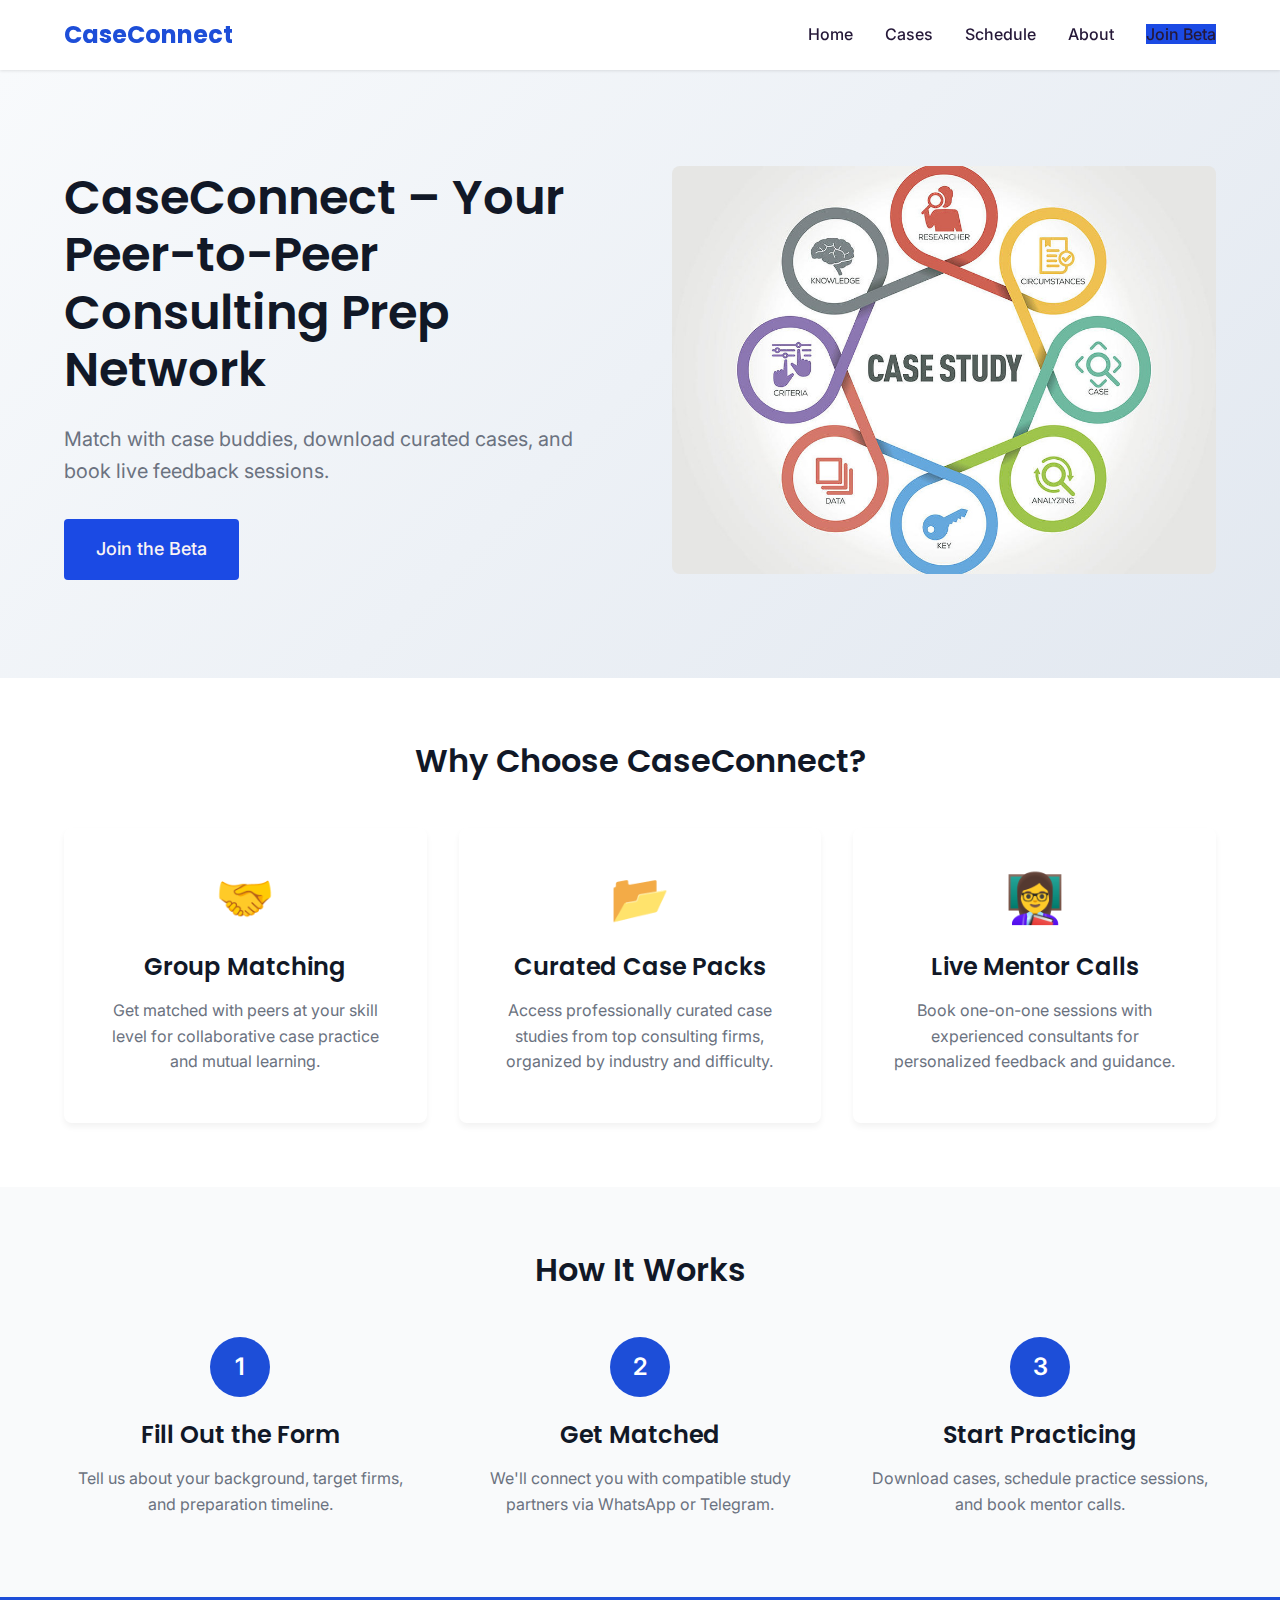
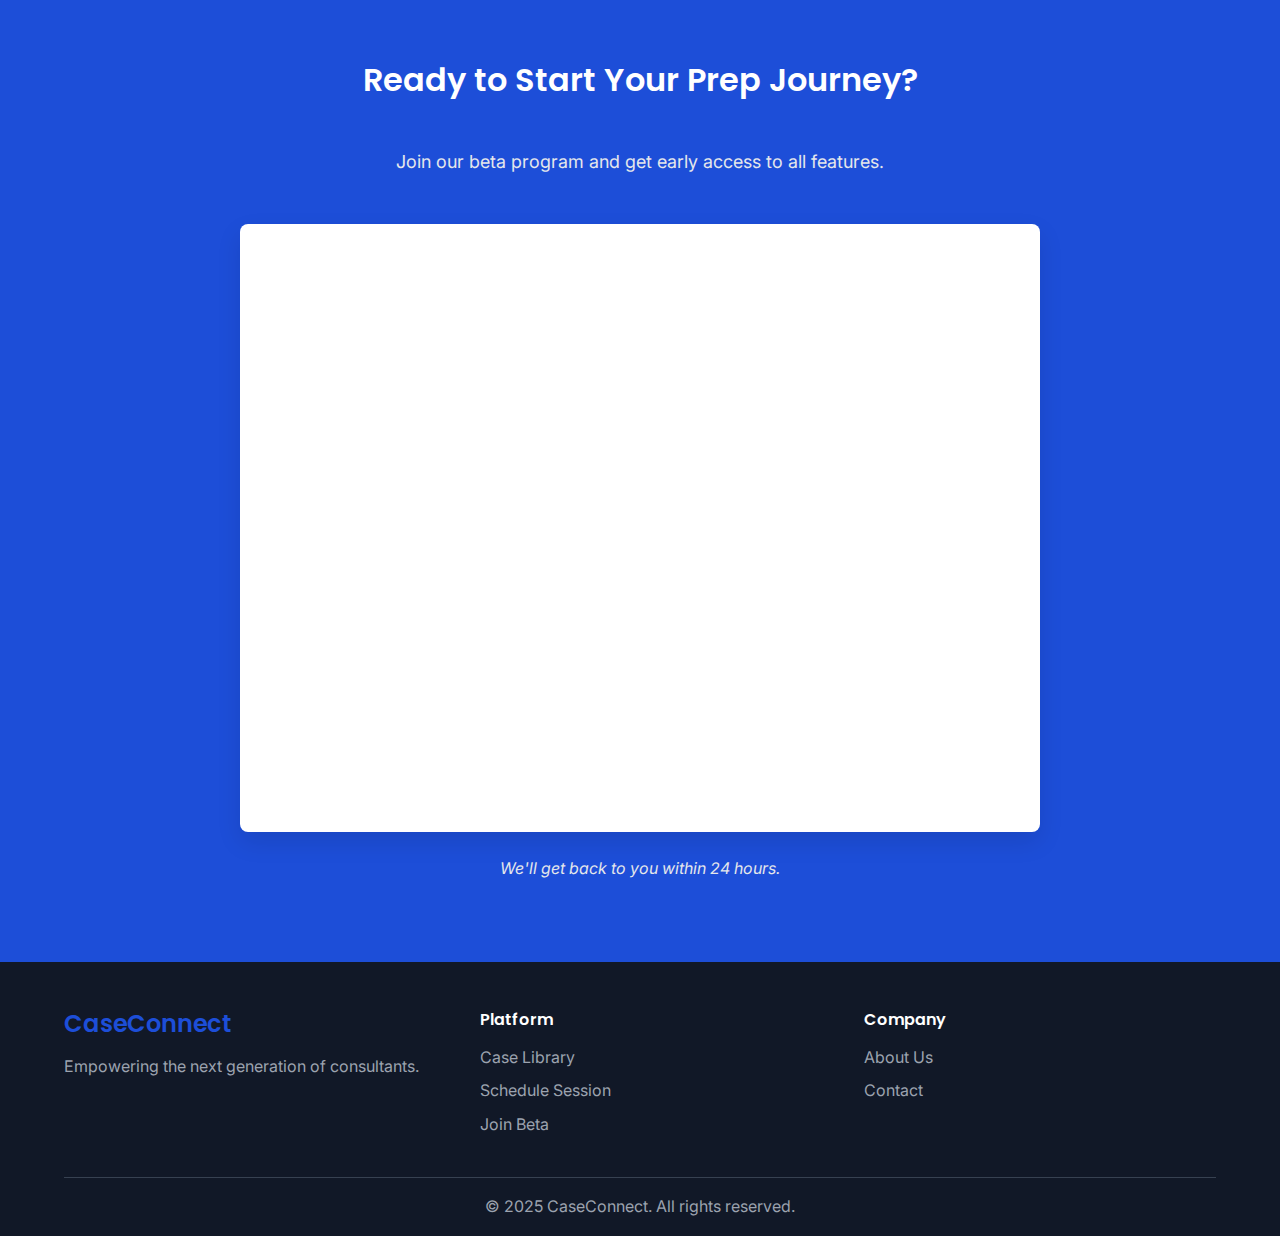
<file: caseconnect/index.html>
<!DOCTYPE html>
<html lang="en">
<head>
    <meta charset="UTF-8">
    <meta name="viewport" content="width=device-width, initial-scale=1.0">
    <title>CaseConnect - Your Peer-to-Peer Consulting Prep Network</title>
    <meta name="description" content="Match with case buddies, download curated cases, and book live feedback sessions for consulting interview prep.">
    
    <!-- Google Fonts -->
    <link rel="preconnect" href="https://fonts.googleapis.com">
    <link rel="preconnect" href="https://fonts.gstatic.com" crossorigin>
    <link href="https://fonts.googleapis.com/css2?family=Inter:wght@400;500;600&family=Poppins:wght@600;700&display=swap" rel="stylesheet">
    
    <!-- Stylesheet -->
    <link rel="stylesheet" href="styles.css">
</head>
<body>
    <!-- Header Navigation -->
    <header class="header">
        <nav class="nav container">
            <div class="nav-brand">
                <a href="index.html" class="logo">CaseConnect</a>
            </div>
            
            <!-- Desktop Navigation -->
            <ul class="nav-menu">
                <li><a href="index.html" class="nav-link">Home</a></li>
                <li><a href="cases.html" class="nav-link">Cases</a></li>
                <li><a href="schedule.html" class="nav-link">Schedule</a></li>
                <li><a href="about.html" class="nav-link">About</a></li>
                <li><a href="#signup" class="nav-link btn-primary">Join Beta</a></li>
            </ul>
            
            <!-- Mobile Menu Toggle -->
            <button class="nav-toggle" aria-label="Toggle navigation">
                <span class="hamburger"></span>
                <span class="hamburger"></span>
                <span class="hamburger"></span>
            </button>
        </nav>
    </header>

    <main>
        <!-- Hero Section -->
        <section class="hero">
            <div class="container">
                <div class="hero-content">
                    <h1 class="hero-title">CaseConnect – Your Peer-to-Peer Consulting Prep Network</h1>
                    <p class="hero-subtitle">Match with case buddies, download curated cases, and book live feedback sessions.</p>
                    <a href="#signup" class="btn btn-primary btn-large">Join the Beta</a>
                </div>
                <div class="hero-image">
                    <img src="./assets/case study image.jpg " alt="Students collaborating on case studies" class="hero-img">
                </div>
            </div>
        </section>

        <!-- Features Section -->
        <section class="features section">
            <div class="container">
                <h2 class="section-title">Why Choose CaseConnect?</h2>
                <div class="features-grid">
                    <!-- Feature 1 -->
                    <div class="feature-card">
                        <div class="feature-icon">🤝</div>
                        <h3 class="feature-title">Group Matching</h3>
                        <p class="feature-description">Get matched with peers at your skill level for collaborative case practice and mutual learning.</p>
                    </div>
                    
                    <!-- Feature 2 -->
                    <div class="feature-card">
                        <div class="feature-icon">📂</div>
                        <h3 class="feature-title">Curated Case Packs</h3>
                        <p class="feature-description">Access professionally curated case studies from top consulting firms, organized by industry and difficulty.</p>
                    </div>
                    
                    <!-- Feature 3 -->
                    <div class="feature-card">
                        <div class="feature-icon">👩‍🏫</div>
                        <h3 class="feature-title">Live Mentor Calls</h3>
                        <p class="feature-description">Book one-on-one sessions with experienced consultants for personalized feedback and guidance.</p>
                    </div>
                </div>
            </div>
        </section>

        <!-- How It Works Section -->
        <section class="how-it-works section section-gray">
            <div class="container">
                <h2 class="section-title">How It Works</h2>
                <div class="steps-grid">
                    <!-- Step 1 -->
                    <div class="step">
                        <div class="step-number">1</div>
                        <h3 class="step-title">Fill Out the Form</h3>
                        <p class="step-description">Tell us about your background, target firms, and preparation timeline.</p>
                    </div>
                    
                    <!-- Step 2 -->
                    <div class="step">
                        <div class="step-number">2</div>
                        <h3 class="step-title">Get Matched</h3>
                        <p class="step-description">We'll connect you with compatible study partners via WhatsApp or Telegram.</p>
                    </div>
                    
                    <!-- Step 3 -->
                    <div class="step">
                        <div class="step-number">3</div>
                        <h3 class="step-title">Start Practicing</h3>
                        <p class="step-description">Download cases, schedule practice sessions, and book mentor calls.</p>
                    </div>
                </div>
            </div>
        </section>

        <!-- Signup Section -->
        <section id="signup" class="signup section">
            <div class="container">
                <div class="signup-content">
                    <h2 class="section-title">Ready to Start Your Prep Journey?</h2>
                    <p class="signup-subtitle">Join our beta program and get early access to all features.</p>
                    
                    <!-- Google Form Embed -->
                    <div class="form-container">
                        <iframe 
                            src="https://docs.google.com/forms/d/e/1FAIpQLSfE9jyu1iWoKM5hzhOaRnxzFuRYFhiHj6u0Lqvt7TQVP-al5g/viewform?embedded=true" 
                            width="100%" 
                            height="600" 
                            frameborder="0" 
                            marginheight="0" 
                            marginwidth="0"
                            title="CaseConnect Beta Signup Form">
                            Loading...
                        </iframe>
                    </div>
                    
                    <p class="signup-note">We'll get back to you within 24 hours.</p>
                </div>
            </div>
        </section>
    </main>

    <!-- Footer -->
    <footer class="footer">
        <div class="container">
            <div class="footer-content">
                <div class="footer-brand">
                    <h3>CaseConnect</h3>
                    <p>Empowering the next generation of consultants.</p>
                </div>
                <div class="footer-links">
                    <div class="footer-column">
                        <h4>Platform</h4>
                        <ul>
                            <li><a href="cases.html">Case Library</a></li>
                            <li><a href="schedule.html">Schedule Session</a></li>
                            <li><a href="#signup">Join Beta</a></li>
                        </ul>
                    </div>
                    <div class="footer-column">
                        <h4>Company</h4>
                        <ul>
                            <li><a href="about.html">About Us</a></li>
                            <li><a href="about.html#contact">Contact</a></li>
                        </ul>
                    </div>
                </div>
            </div>
            <div class="footer-bottom">
                <p>&copy; 2025 CaseConnect. All rights reserved.</p>
            </div>
        </div>
    </footer>

    <!-- JavaScript -->
    <script src="app.js"></script>
</body>
</html>
</file>
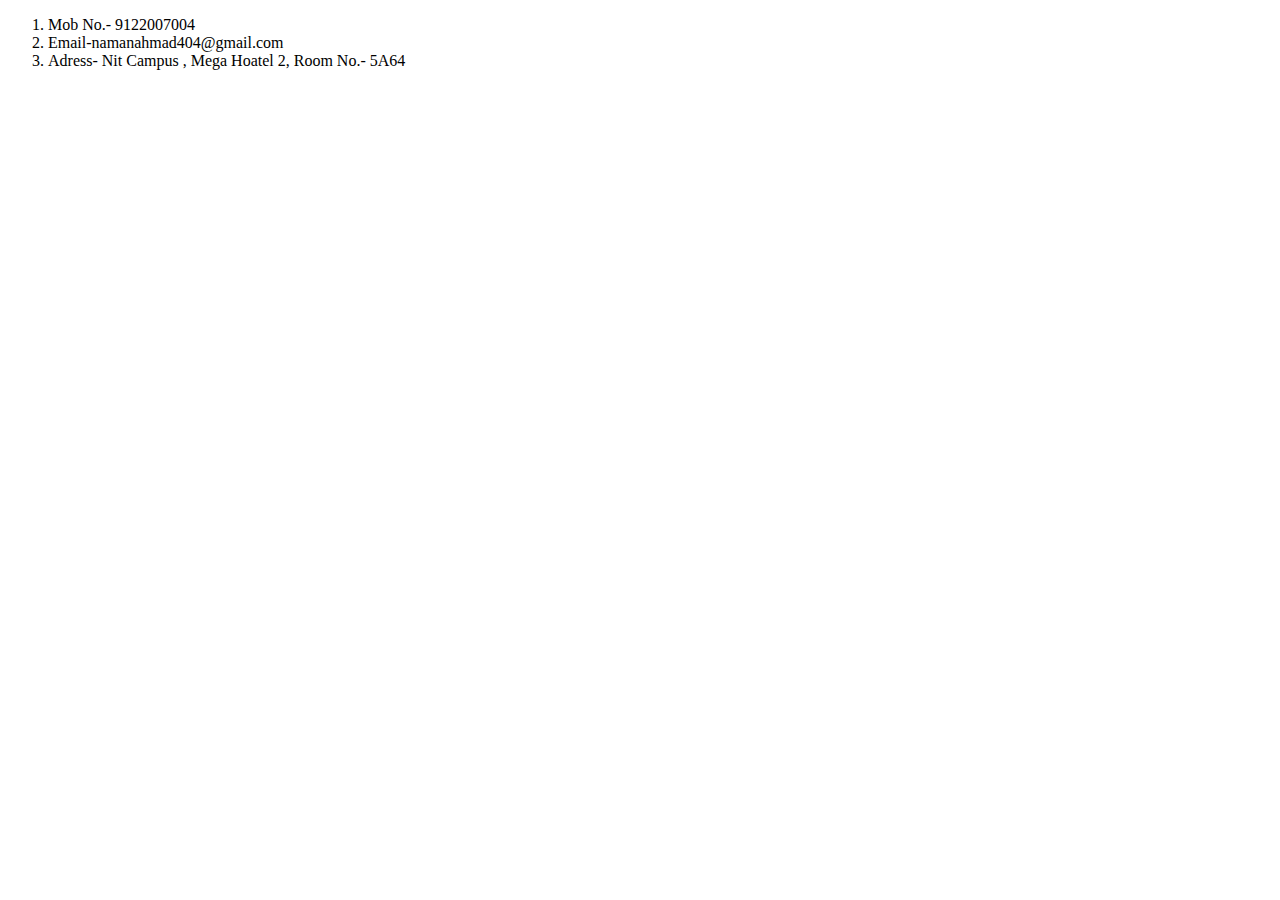
<file: contact.html>
<!DOCTYPE html>
<html lang="en">

<head>
    <meta charset="UTF-8">
    <meta name="viewport" content="width=device-width, initial-scale=1.0">
    <title>contact</title>

</head>

<body>
    <ol>
        <li>Mob No.- 9122007004</li>
        <LI> Email-namanahmad404@gmail.com</LI>
        <li>Adress- Nit Campus , Mega Hoatel 2,
            Room No.- 5A64</li>

    </ol>

</body>

</html>
</file>
<file: caseconnect/styles.css>
/* ===== CSS RESET & BASE STYLES ===== */
* {
  margin: 0;
  padding: 0;
  box-sizing: border-box;
}

html {
  scroll-behavior: smooth;
}

body {
  font-family: "Inter", sans-serif;
  font-weight: 400;
  line-height: 1.6;
  color: #111827;
  background-color: #ffffff;
}

/* ===== TYPOGRAPHY ===== */
h1,
h2,
h3,
h4,
h5,
h6 {
  font-family: "Poppins", sans-serif;
  font-weight: 600;
  line-height: 1.2;
  margin-bottom: 1rem;
}

h1 {
  font-size: 2.5rem;
}
h2 {
  font-size: 2rem;
}
h3 {
  font-size: 1.5rem;
}
h4 {
  font-size: 1.25rem;
}

p {
  margin-bottom: 1rem;
}

/* ===== LAYOUT UTILITIES ===== */
.container {
  max-width: 1200px;
  margin: 0 auto;
  padding: 0 1.5rem;
}

.section {
  padding: 4rem 0;
}

.section-gray {
  background-color: #f9fafb;
}

.section-title {
  text-align: center;
  margin-bottom: 3rem;
  color: #111827;
}

/* ===== BUTTONS ===== */
.btn {
  display: inline-block;
  padding: 0.75rem 1.5rem;
  border: none;
  border-radius: 4px;
  text-decoration: none;
  font-weight: 500;
  text-align: center;
  cursor: pointer;
  transition: all 0.2s ease;
  font-size: 1rem;
}

.btn-primary {
  background-color: #1b4ae4;
  color: rgb(250, 244, 244);
}

.btn-primary:hover {
  background-color: #0530a5;
  transform: translateY(-1px);
}

.btn-outline {
  background-color: transparent;
  color: #1d4ed8;
  border: 2px solid #1d4ed8;
}

.btn-outline:hover {
  background-color: #1d4ed8;
  color: white;
}

.btn-large {
  padding: 1rem 2rem;
  font-size: 1.125rem;
}

/* ===== HEADER & NAVIGATION ===== */
.header {
  background-color: white;
  box-shadow: 0 1px 3px rgba(0, 0, 0, 0.1);
  position: sticky;
  top: 0;
  z-index: 1000;
}

.nav {
  display: flex;
  justify-content: space-between;
  align-items: center;
  padding: 1rem 1.5rem;
}

.logo {
  font-family: "Poppins", sans-serif;
  font-size: 1.5rem;
  font-weight: 700;
  color: #1d4ed8;
  text-decoration: none;
}

.nav-menu {
  display: flex;
  list-style: none;
  align-items: center;
  gap: 2rem;
}

.nav-link {
  text-decoration: none;
  color: #251838;
  font-weight: 500;
  transition: color 0.2s ease;
}

.nav-link:hover,
.nav-link.active {
  color: #1d4ed8;
}

.nav-toggle {
  display: none;
  flex-direction: column;
  background: none;
  border: none;
  cursor: pointer;
  padding: 0.5rem;
}

.hamburger {
  width: 25px;
  height: 3px;
  background-color: #254ca1;
  margin: 3px 0;
  transition: 0.3s;
}

/* ===== HERO SECTION ===== */
.hero {
  padding: 6rem 0;
  background: linear-gradient(135deg, #f8fafc 0%, #e2e8f0 100%);
}

.hero .container {
  display: grid;
  grid-template-columns: 1fr 1fr;
  gap: 4rem;
  align-items: center;
}

.hero-title {
  font-size: 3rem;
  margin-bottom: 1.5rem;
  color: #111827;
}

.hero-subtitle {
  font-size: 1.25rem;
  margin-bottom: 2rem;
  color: #6b7280;
}

.hero-img {
  width: 100%;
  height: auto;
  border-radius: 8px;
}

/* ===== FEATURES SECTION ===== */
.features-grid {
  display: grid;
  grid-template-columns: repeat(auto-fit, minmax(300px, 1fr));
  gap: 2rem;
}

.feature-card {
  background: white;
  padding: 2rem;
  border-radius: 8px;
  box-shadow: 0 4px 6px rgba(0, 0, 0, 0.05);
  text-align: center;
  transition: transform 0.2s ease;
}

.feature-card:hover {
  transform: translateY(-4px);
}

.feature-icon {
  font-size: 3rem;
  margin-bottom: 1rem;
}

.feature-title {
  color: #111827;
  margin-bottom: 1rem;
}

.feature-description {
  color: #6b7280;
}

/* ===== HOW IT WORKS SECTION ===== */
.steps-grid {
  display: grid;
  grid-template-columns: repeat(auto-fit, minmax(250px, 1fr));
  gap: 3rem;
}

.step {
  text-align: center;
}

.step-number {
  width: 60px;
  height: 60px;
  background-color: #1d4ed8;
  color: white;
  border-radius: 50%;
  display: flex;
  align-items: center;
  justify-content: center;
  font-size: 1.5rem;
  font-weight: 600;
  margin: 0 auto 1.5rem;
}

.step-title {
  margin-bottom: 1rem;
  color: #111827;
}

.step-description {
  color: #6b7280;
}

/* ===== SIGNUP SECTION ===== */
.signup {
  background-color: #1d4ed8;
  color: white;
}

.signup .section-title {
  color: white;
}

.signup-subtitle {
  text-align: center;
  font-size: 1.125rem;
  margin-bottom: 3rem;
  color: #e5e7eb;
}

.form-container {
  max-width: 800px;
  margin: 0 auto;
  background: white;
  border-radius: 8px;
  overflow: hidden;
  box-shadow: 0 10px 25px rgba(0, 0, 0, 0.1);
}

.signup-note {
  text-align: center;
  margin-top: 1.5rem;
  color: #e5e7eb;
  font-style: italic;
}

/* ===== PAGE HEADER ===== */
.page-header {
  background: linear-gradient(135deg, #1d4ed8 0%, #1e40af 100%);
  color: white;
  padding: 4rem 0;
  text-align: center;
}

.page-title {
  color: white;
  margin-bottom: 1rem;
}

.page-subtitle {
  font-size: 1.25rem;
  color: #e5e7eb;
}

/* ===== FILTER SECTION ===== */
.filter-section {
  background-color: #f9fafb;
  padding: 2rem 0;
}

.filter-bar {
  display: flex;
  align-items: center;
  gap: 1rem;
  justify-content: center;
}

.filter-label {
  font-weight: 500;
  color: #111827;
}

.filter-select {
  padding: 0.5rem 1rem;
  border: 1px solid #d1d5db;
  border-radius: 4px;
  background-color: white;
  font-size: 1rem;
}

/* ===== CASES GRID ===== */
.cases-grid {
  display: grid;
  grid-template-columns: repeat(auto-fit, minmax(350px, 1fr));
  gap: 2rem;
}

.case-card {
  background: white;
  border-radius: 8px;
  box-shadow: 0 4px 6px rgba(0, 0, 0, 0.05);
  overflow: hidden;
  transition: transform 0.2s ease;
}

.case-card:hover {
  transform: translateY(-4px);
}

.case-image {
  width: 100%;
  height: 200px;
  object-fit: cover;
}

.case-content {
  padding: 1.5rem;
}

.case-title {
  margin-bottom: 0.5rem;
  color: #111827;
}

.case-description {
  color: #6b7280;
  margin-bottom: 1rem;
}

.case-meta {
  display: flex;
  gap: 0.5rem;
  margin-bottom: 1.5rem;
}

.case-industry,
.case-difficulty {
  padding: 0.25rem 0.75rem;
  border-radius: 20px;
  font-size: 0.875rem;
  font-weight: 500;
}

.case-industry {
  background-color: #fbbf24;
  color: #92400e;
}

.case-difficulty {
  background-color: #e5e7eb;
  color: #374151;
}

/* ===== SESSION TYPES ===== */
.session-grid {
  display: grid;
  grid-template-columns: repeat(auto-fit, minmax(300px, 1fr));
  gap: 2rem;
}

.session-card {
  background: white;
  padding: 2rem;
  border-radius: 8px;
  box-shadow: 0 4px 6px rgba(0, 0, 0, 0.05);
  position: relative;
  border: 2px solid transparent;
  transition: all 0.2s ease;
}

.session-card.featured {
  border-color: #fbbf24;
  transform: scale(1.05);
}

.session-card:hover {
  transform: translateY(-4px);
}

.session-card.featured:hover {
  transform: scale(1.05) translateY(-4px);
}

.session-badge {
  position: absolute;
  top: -10px;
  left: 50%;
  transform: translateX(-50%);
  background-color: #fbbf24;
  color: #92400e;
  padding: 0.5rem 1rem;
  border-radius: 20px;
  font-size: 0.875rem;
  font-weight: 600;
}

.session-title {
  margin-bottom: 0.5rem;
  color: #111827;
}

.session-price {
  font-size: 1.5rem;
  font-weight: 600;
  color: #1d4ed8;
  margin-bottom: 1.5rem;
}

.session-features {
  list-style: none;
  margin-bottom: 0;
}

.session-features li {
  padding: 0.5rem 0;
  border-bottom: 1px solid #f3f4f6;
  color: #6b7280;
}

.session-features li:before {
  content: "✓";
  color: #10b981;
  font-weight: bold;
  margin-right: 0.5rem;
}

/* ===== CALENDLY SECTION ===== */
.calendly-container {
  max-width: 900px;
  margin: 0 auto;
  text-align: center;
}

.calendly-instructions {
  font-size: 1.125rem;
  color: #6b7280;
  margin-bottom: 2rem;
}

/* ===== FAQ SECTION ===== */
.faq-grid {
  display: grid;
  grid-template-columns: repeat(auto-fit, minmax(400px, 1fr));
  gap: 2rem;
}

.faq-item {
  background: white;
  padding: 2rem;
  border-radius: 8px;
  box-shadow: 0 2px 4px rgba(0, 0, 0, 0.05);
}

.faq-question {
  color: #111827;
  margin-bottom: 1rem;
}

.faq-answer {
  color: #6b7280;
  margin-bottom: 0;
}

/* ===== MISSION SECTION ===== */
.mission-content {
  max-width: 800px;
  margin: 0 auto;
  text-align: center;
}

.mission-text {
  font-size: 1.125rem;
  color: #6b7280;
  margin-bottom: 1.5rem;
}

/* ===== FOUNDER SECTION ===== */
.founder-card {
  display: grid;
  grid-template-columns: 300px 1fr;
  gap: 3rem;
  align-items: center;
  max-width: 900px;
  margin: 0 auto;
}

.founder-img {
  width: 100%;
  height: 300px;
  object-fit: cover;
  border-radius: 8px;
}

.founder-name {
  color: #111827;
  margin-bottom: 0.5rem;
}

.founder-title {
  color: #1d4ed8;
  font-weight: 600;
  margin-bottom: 1.5rem;
}

.founder-bio {
  color: #6b7280;
  margin-bottom: 1rem;
}

.founder-credentials {
  display: flex;
  gap: 0.5rem;
  flex-wrap: wrap;
}

.credential {
  background-color: #e5e7eb;
  color: #374151;
  padding: 0.25rem 0.75rem;
  border-radius: 20px;
  font-size: 0.875rem;
  font-weight: 500;
}

/* ===== VALUES SECTION ===== */
.values-grid {
  display: grid;
  grid-template-columns: repeat(auto-fit, minmax(250px, 1fr));
  gap: 2rem;
}

.value-card {
  background: white;
  padding: 2rem;
  border-radius: 8px;
  box-shadow: 0 2px 4px rgba(0, 0, 0, 0.05);
  text-align: center;
}

.value-title {
  color: #1d4ed8;
  margin-bottom: 1rem;
}

.value-description {
  color: #6b7280;
  margin-bottom: 0;
}

/* ===== CONTACT SECTION ===== */
.contact-content {
  display: grid;
  grid-template-columns: 1fr 1fr;
  gap: 4rem;
  max-width: 1000px;
  margin: 0 auto;
}

.contact-info h3 {
  color: #111827;
  margin-bottom: 1rem;
}

.contact-info p {
  color: #6b7280;
  margin-bottom: 2rem;
}

.contact-item {
  margin-bottom: 1rem;
  color: #6b7280;
}

.contact-item strong {
  color: #111827;
}

/* ===== FORMS ===== */
.contact-form {
  background: white;
  padding: 2rem;
  border-radius: 8px;
  box-shadow: 0 4px 6px rgba(0, 0, 0, 0.05);
}

.form-group {
  margin-bottom: 1.5rem;
}

.form-label {
  display: block;
  margin-bottom: 0.5rem;
  font-weight: 500;
  color: #111827;
}

.form-input,
.form-select,
.form-textarea {
  width: 100%;
  padding: 0.75rem;
  border: 1px solid #d1d5db;
  border-radius: 4px;
  font-size: 1rem;
  transition: border-color 0.2s ease;
}

.form-input:focus,
.form-select:focus,
.form-textarea:focus {
  outline: none;
  border-color: #1d4ed8;
  box-shadow: 0 0 0 3px rgba(29, 78, 216, 0.1);
}

.form-textarea {
  resize: vertical;
  min-height: 120px;
}

/* ===== FOOTER ===== */
.footer {
  background-color: #111827;
  color: white;
  padding: 3rem 0 1rem;
}

.footer-content {
  display: grid;
  grid-template-columns: 1fr 2fr;
  gap: 3rem;
  margin-bottom: 2rem;
}

.footer-brand h3 {
  color: #1d4ed8;
  margin-bottom: 1rem;
}

.footer-brand p {
  color: #9ca3af;
}

.footer-links {
  display: grid;
  grid-template-columns: repeat(auto-fit, minmax(150px, 1fr));
  gap: 2rem;
}

.footer-column h4 {
  color: white;
  margin-bottom: 1rem;
  font-size: 1rem;
}

.footer-column ul {
  list-style: none;
}

.footer-column li {
  margin-bottom: 0.5rem;
}

.footer-column a {
  color: #9ca3af;
  text-decoration: none;
  transition: color 0.2s ease;
}

.footer-column a:hover {
  color: #1d4ed8;
}

.footer-bottom {
  border-top: 1px solid #374151;
  padding-top: 1rem;
  text-align: center;
}

.footer-bottom p {
  color: #9ca3af;
  margin-bottom: 0;
}

/* ===== RESPONSIVE DESIGN ===== */
@media (max-width: 768px) {
  /* Navigation */
  .nav-menu {
    position: fixed;
    left: -100%;
    top: 70px;
    flex-direction: column;
    background-color: white;
    width: 100%;
    text-align: center;
    transition: 0.3s;
    box-shadow: 0 10px 27px rgba(0, 0, 0, 0.05);
    padding: 2rem 0;
  }

  .nav-menu.active {
    left: 0;
  }

  .nav-toggle {
    display: flex;
  }

  /* Typography */
  h1 {
    font-size: 2rem;
  }
  h2 {
    font-size: 1.75rem;
  }

  .hero-title {
    font-size: 2.5rem;
  }

  /* Hero Section */
  .hero .container {
    grid-template-columns: 1fr;
    text-align: center;
  }

  /* Features */
  .features-grid {
    grid-template-columns: 1fr;
  }

  /* Steps */
  .steps-grid {
    grid-template-columns: 1fr;
  }

  /* Cases */
  .cases-grid {
    grid-template-columns: 1fr;
  }

  /* Sessions */
  .session-grid {
    grid-template-columns: 1fr;
  }

  .session-card.featured {
    transform: none;
  }

  /* FAQ */
  .faq-grid {
    grid-template-columns: 1fr;
  }

  /* Founder */
  .founder-card {
    grid-template-columns: 1fr;
    text-align: center;
  }

  /* Contact */
  .contact-content {
    grid-template-columns: 1fr;
  }

  /* Footer */
  .footer-content {
    grid-template-columns: 1fr;
    text-align: center;
  }

  /* Filter */
  .filter-bar {
    flex-direction: column;
    align-items: stretch;
    text-align: center;
  }
}

@media (max-width: 480px) {
  .container {
    padding: 0 1rem;
  }

  .section {
    padding: 3rem 0;
  }

  .hero {
    padding: 4rem 0;
  }

  .hero-title {
    font-size: 2rem;
  }

  .btn-large {
    padding: 0.875rem 1.5rem;
    font-size: 1rem;
  }
}

/* ===== UTILITY CLASSES ===== */
.hidden {
  display: none !important;
}

.sr-only {
  position: absolute;
  width: 1px;
  height: 1px;
  padding: 0;
  margin: -1px;
  overflow: hidden;
  clip: rect(0, 0, 0, 0);
  white-space: nowrap;
  border: 0;
}

/* ===== ANIMATIONS ===== */
@keyframes fadeIn {
  from {
    opacity: 0;
    transform: translateY(20px);
  }
  to {
    opacity: 1;
    transform: translateY(0);
  }
}

.fade-in {
  animation: fadeIn 0.6s ease-out;
}
/* Hide menu by default on mobile */
.nav-menu {
    display: flex;
    gap: 2rem;
}
@media (max-width: 768px) {
    .nav-menu {
        display: none;
        flex-direction: column;
        position: absolute;
        top: 60px; /* adjust as needed */
        right: 0;
        background: #fff;
        width: 100vw;
        z-index: 100;
    }
    .nav-menu.open {
        display: flex;
    }
    .nav-toggle {
        display: block;
    }
}
/* Show toggle only on mobile */
.nav-toggle {
    display: none;
}
</file>
